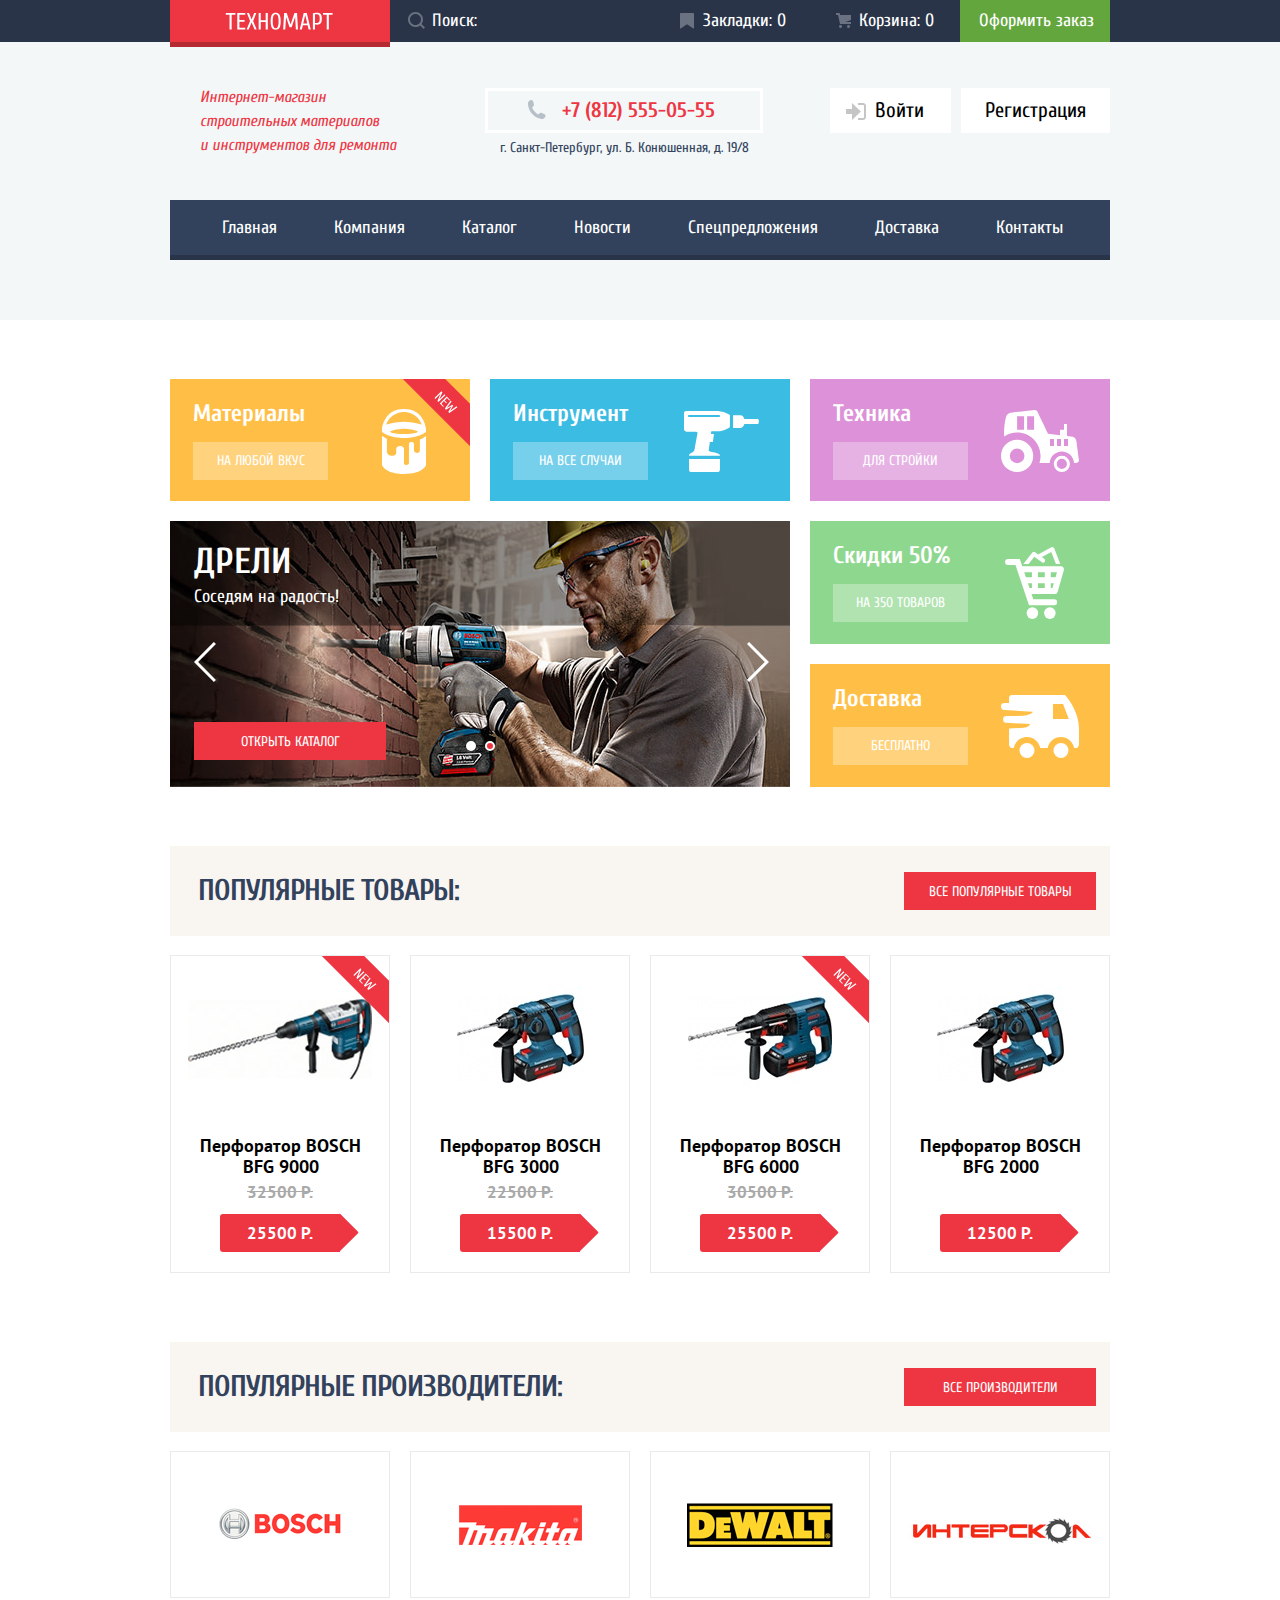
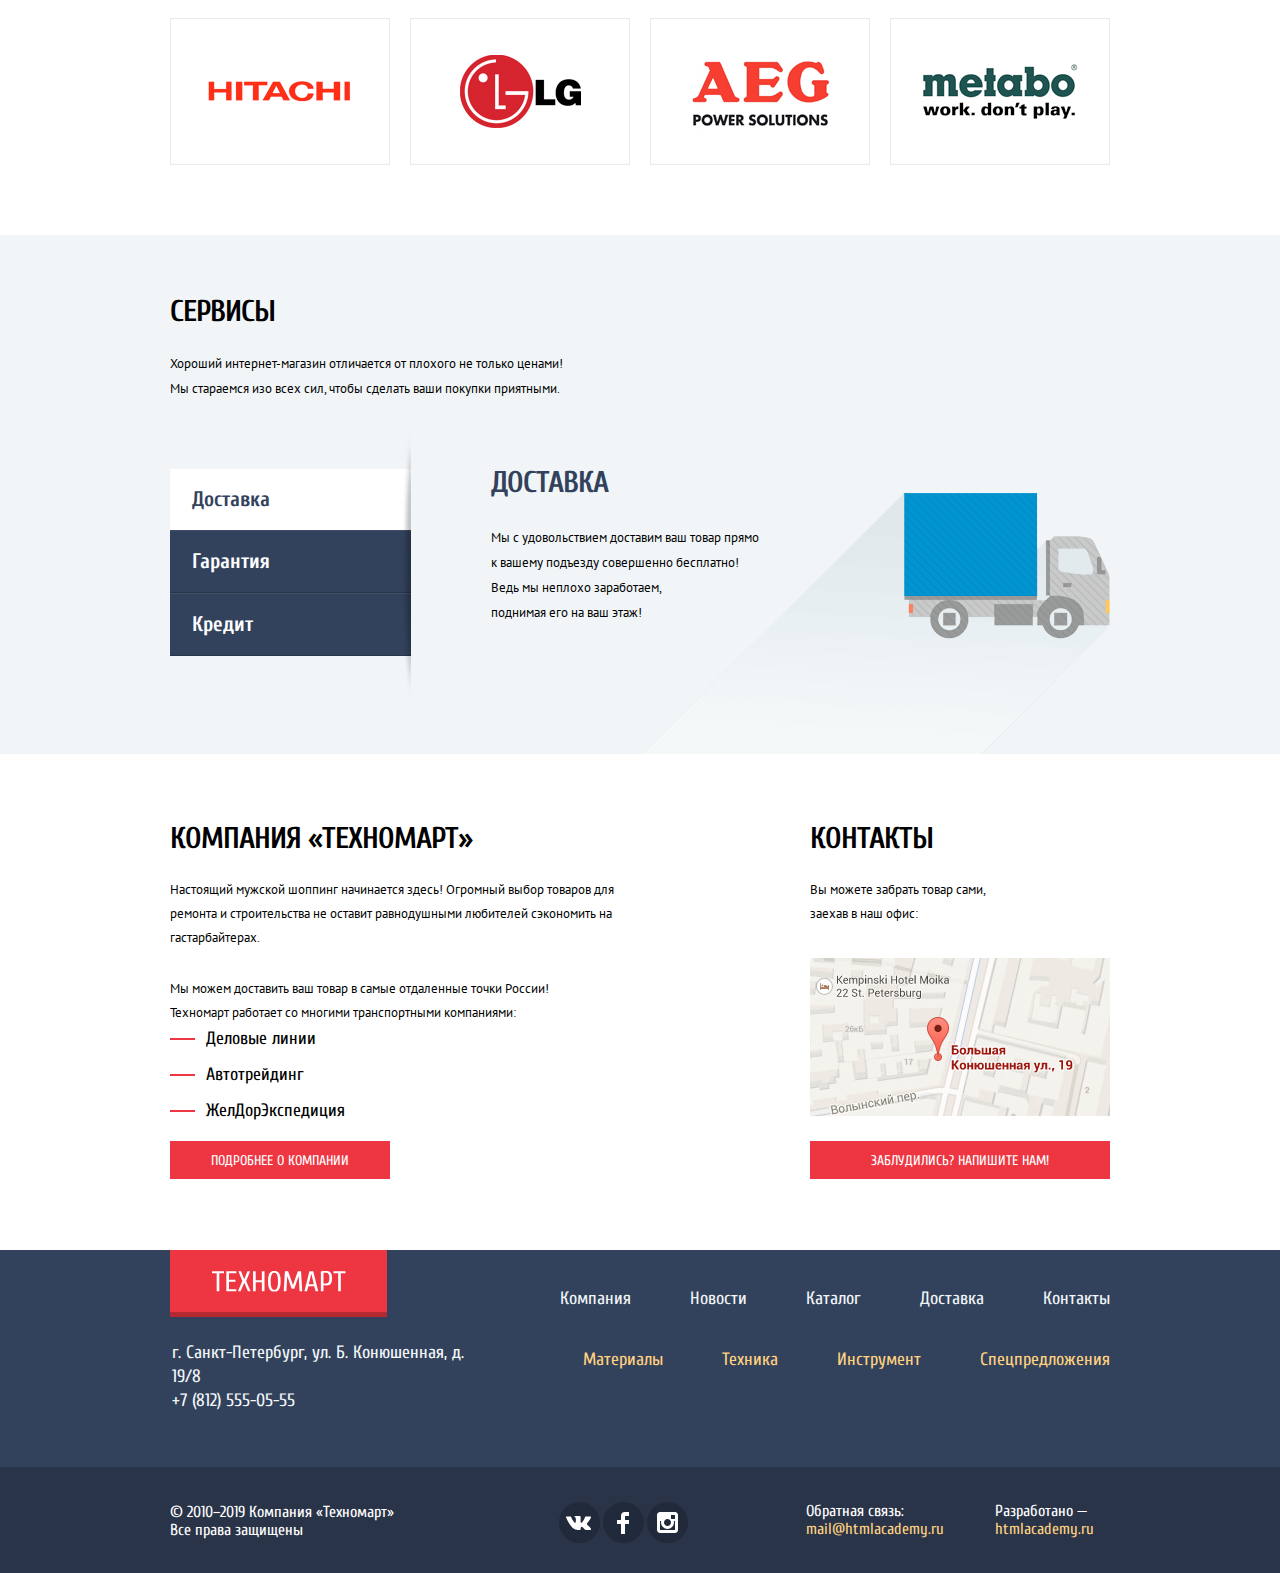
<file: index.html>
<!DOCTYPE html>
<html class="page" lang="ru">

<head>
  <meta charset="utf-8">
  <meta name="viewport" content="width=device-width, initial-scale=1">
  <title>Интернет-магазин Техномарт</title>
  <meta name="description" content="Интернет-магазин строительных материалов и инструментов для ремонта">
  <meta name="keywords" content="инструменты для ремонта, перфораторы, строительные материалы">
  <link href="img/icon-mark.svg" type="image/png" rel="shortcut icon">
  <link
    href="https://fonts.googleapis.com/css2?family=Cuprum:ital,wght@0,400;0,700;1,400;1,700&family=PT+Sans:wght@400;700&display=swap"
    rel="stylesheet">
  <link href="css/normalize.min.css" rel="stylesheet">
  <link href="css/style.min.css" rel="stylesheet">
</head>

<body class="page-body">

  <header class="main-header">

    <div class="header-top">
      <div class="container">

        <div class="header-navigation">
          <a class="main-header-logo">
            <img src="img/logo.svg" alt="Логотип Техномарт" width="108" height="17">
          </a>
          <form class="form-search" action="https://echo.htmlacademy.ru" method="get">
            <label class="visually-hidden" for="search-form">Форма поиска</label>
            <input id="search-form" type="search" name="search" placeholder="Поиск:">
          </form>

          <div class="header-link">
            <div class="header-bookmark">
              <a href="#">Закладки: 0</a>
            </div>
            <div class="header-cart">
              <a href="#">Корзина: 0</a>
            </div>
            <div class="header-order">
              <a href="#">Оформить заказ</a>
            </div>
          </div>
        </div>

      </div>
    </div>

    <div class="container">
      <div class="header-section">
        <p>
          Интернет-магазин
          строительных материалов<br>
          и инструментов для ремонта
        </p>
        <div class="header-contact">
          <a href="tel:+78125550555">+7 (812) 555-05-55</a>
          <address>г. Санкт-Петербург, ул. Б. Конюшенная, д. 19/8</address>
        </div>
        <div class="user-navigation">
          <div class="user-login">
            <a class="user-login-link" href="#">Войти</a>
            <a class="user-login-register" href="#">Регистрация</a>
          </div>
        </div>
      </div>

      <nav>
        <ul class="site-navigation">
          <li><a>Главная</a></li>
          <li><a href="#">Компания</a></li>
          <li><a href="catalog.html">Каталог</a></li>
          <li><a href="#">Новости</a></li>
          <li><a href="#">Спецпредложения</a></li>
          <li><a href="#">Доставка</a></li>
          <li><a href="#">Контакты</a></li>
        </ul>
      </nav>
    </div>
  </header>

  <main>
    <h1 class="visually-hidden">Интернет-магазин инструментов для ремонта, строительных материалов и техники для стройки
    </h1>

    <section class="promo container">

      <ul class="promo-list">
        <li class="promo-item materials label">
          <h2>Материалы</h2>
          <a href="#">на любой вкус</a>
        </li>
        <li class="promo-item tool">
          <h2>Инструмент</h2>
          <a href="#">на все случаи</a>
        </li>
        <li class="promo-item technic">
          <h2>Техника</h2>
          <a href="#">для стройки</a>
        </li>
        <li class="promo-item discounts">
          <h2>Скидки 50%</h2>
          <a href="#">На 350 ТОВАРОВ</a>
        </li>
        <li class="promo-item delivery">
          <h2>Доставка</h2>
          <a href="#">Бесплатно</a>
        </li>

        <li class="slider">
          <div class="slider-controls">
            <button class="button-left" type="button"><span class="visually-hidden">Влево</span></button>
            <button class="button-right" type="button"><span class="visually-hidden">Вправо</span></button>
          </div>

          <div class="slider-controls-radio">
            <button type="button"><span class="visually-hidden">Первый слайд</span></button>
            <button class="active" type="button"><span class="visually-hidden">Второй слайд</span></button>
          </div>

          <ul class="slider-list">
            <li class="slider-item first">
              <div class="slider-text">
                <h3>Перфораторы</h3>
                <p>Настоящие мужские игрушки</p>
              </div>
              <a class="button slider-button" href="catalog.html">Открыть каталог</a>
            </li>
            <li class="slider-item two slide-current">
              <div class="slider-text">
                <h3>Дрели</h3>
                <p>Соседям на радость!</p>
              </div>
              <a class="button slider-button" href="catalog.html">Открыть каталог</a>
            </li>
          </ul>

        </li>
      </ul>
    </section>

    <section class="popular-product container">
      <div class="popular-wrapper">
        <h2 class="popular-title">Популярные товары:</h2>
        <a class="button popular-button" href="#">Все популярные товары</a>
      </div>

      <ul class="product-list">
        <li class="product-item label">
          <div class="product-img">
            <img src="img/bosch-9000.jpg" alt="Бирюзовый перфоратор с длинным сверлом" width="184" height="164">
          </div>
          <h3 class="product-title">
            <a href="#">Перфоратор BOSCH BFG 9000</a>
          </h3>
          <div class="price">
            <del class="price-old"><span class="visually-hidden">Старая цена</span>32500 Р.</del>
            <p class="price-new"><span class="visually-hidden">Новая цена</span>25500 Р.</p>
          </div>
          <div class="button-item">
            <a class="button-buy" href="#">Купить</a>
            <button class="button-bookmark" type="button">В закладки</button>
          </div>
        </li>

        <li class="product-item">
          <div class="product-img">
            <img src="img/bosch-3000.jpg" alt="Бирюзовый перфоратор с тонким коротким сверлом" width="127" height="112">
          </div>
          <h3 class="product-title">
            <a href="#">Перфоратор BOSCH BFG 3000</a>
          </h3>
          <div class="price">
            <del class="price-old"><span class="visually-hidden">Старая цена</span>22500 Р.</del>
            <p class="price-new"><span class="visually-hidden">Новая цена</span>15500 Р.</p>
          </div>
          <div class="button-item">
            <a class="button-buy" href="#">Купить</a>
            <button class="button-bookmark" type="button">В закладки</button>
          </div>
        </li>
        <li class="product-item label">
          <div class="product-img">
            <img src="img/bosch-6000.jpg" alt="Бирюзовый перфоратор со сверлом средней длины" width="144" height="128">
          </div>
          <h3 class="product-title">
            <a href="#">Перфоратор BOSCH BFG 6000</a>
          </h3>
          <div class="price">
            <del class="price-old"><span class="visually-hidden">Старая цена</span>30500 Р.</del>
            <p class="price-new"><span class="visually-hidden">Новая цена</span>25500 Р.</p>
          </div>
          <div class="button-item">
            <a class="button-buy" href="#">Купить</a>
            <button class="button-bookmark" type="button">В закладки</button>
          </div>
        </li>
        <li class="product-item">
          <div class="product-img">
            <img src="img/bosch-2000.jpg" alt="Бирюзовый перфоратор с тонким коротким сверлом и красной кнопкой"
              width="127" height="112">
          </div>
          <h3 class="product-title">
            <a href="#">Перфоратор BOSCH BFG 2000</a>
          </h3>
          <div class="price">
            <p class="price-new">12500 Р.</p>
          </div>
          <div class="button-item">
            <a class="button-buy" href="#">Купить</a>
            <button class="button-bookmark" type="button">В закладки</button>
          </div>
        </li>
      </ul>
    </section>

    <section class="popular-brand container">
      <div class="popular-wrapper">
        <h2 class="popular-title">Популярные производители:</h2>
        <a class="button popular-button" href="#">Все производители</a>
      </div>

      <ul class="popular-brand-list">
        <li class="popular-brand-item">
          <a href="#">
            <img src="img/bosch-logo.png " alt="Логотип компании BOSCH" width="126" height="37">
          </a>
        </li>
        <li class="popular-brand-item">
          <a href="#">
            <img src="img/makita-logo.png" alt="Логотип компании Makita" width="123" height="40">
          </a>
        </li>
        <li class="popular-brand-item">
          <a href="#">
            <img src="img/dewalt-logo.png" alt="Логотип компании DeWALT" width="146" height="44">
          </a>
        </li>
        <li class="popular-brand-item">
          <a href="#">
            <img src="img/interskol-logo.png" alt="Логотип компании Interskol" width="200" height="88">
          </a>
        </li>
        <li class="popular-brand-item">
          <a href="#">
            <img src="img/hitachi-logo.png" alt="Логотип компании Hitachi" width="169" height="31">
          </a>
        </li>
        <li class="popular-brand-item">
          <a href="#">
            <img src="img/lg-logo.png" alt="Логотип компании LG" width="121" height="73">
          </a>
        </li>
        <li class="popular-brand-item">
          <a href="#">
            <img src="img/aeg-logo.png" alt="Логотип компании AEG" width="151" height="96">
          </a>
        </li>
        <li class="popular-brand-item">
          <a href="#">
            <img src="img/metabo-logo.png" alt="Логотип компании Metabo" width="204" height="69">
          </a>
        </li>
      </ul>
    </section>

    <section class="services">
      <div class="container">

        <h2 class="title">Сервисы</h2>
        <p>
          Хороший интернет-магазин отличается от плохого не только ценами!
        </p>
        <p>
          Мы стараемся изо всех сил, чтобы сделать ваши покупки приятными.
        </p>

        <div class="services-slider">
          <ul class="services-controls">
            <li><a data-target="services-delivery" href="#services-delivery">Доставка</a></li>
            <li><a data-target="services-guarantee" href="#services-guarantee">Гарантия</a></li>
            <li><a data-target="services-credit" href="#services-credit">Кредит</a></li>
          </ul>

          <ul class="services-list">
            <li class="services-item services-delivery active">
              <h2 class="services-title">Доставка</h2>
              <p>
                Мы с удовольствием доставим ваш товар прямо<br>
                к вашему подъезду совершенно бесплатно!<br>
                Ведь мы неплохо заработаем,<br>
                поднимая его на ваш этаж!
              </p>
            </li>
            <li class="services-item services-guarantee">
              <h2 class="services-title">Гарантия</h2>
              <p>
                Если купленный у нас товар поломается или заискрит,<br>
                а также в случае пожара, спровоцированного его возгоранием,
                вы всегда можете быть уверены в нашей гарантии.
                Мы обменяем сгоревший товар на новый.<br>
                Дом уж восстановите как-нибудь сами.
              </p>
            </li>
            <li class="services-item services-credit">
              <h2 class="services-title">Кредит</h2>
              <p>
                Залезть в долговую яму стало проще!<br>
                Кредитные консультанты придут вам на помощь.
              </p>
              <a class="button" href="#">Отправить заявку</a>
            </li>
          </ul>
        </div>
      </div>
    </section>

    <div class="section-wrapper container">
      <section class="about-company">
        <h2 class="title">Компания «Техномарт»</h2>
        <p>
          Настоящий мужской шоппинг начинается здесь! Огромный выбор товаров для
          ремонта и строительства не оставит равнодушными любителей сэкономить на
          гастарбайтерах.
        </p>
        <p>
          Мы можем доставить ваш товар в самые отдаленные точки России!<br>
          Техномарт работает со многими транспортными компаниями:
        </p>
        <ul class="about-company-list">
          <li>Деловые линии</li>
          <li>Автотрейдинг</li>
          <li>ЖелДорЭкспедиция</li>
        </ul>
        <a class="button about-company-button" href="#">Подробнее о компании</a>
      </section>

      <section class="contacts">
        <h2 class="title">Контакты</h2>
        <p>
          Вы можете забрать товар сами,
          заехав в наш офис:
        </p>
        <figure>
          <a class="contacts-link" href="https://goo.gl/maps/dYkaBfPXt5b1hmVF8">
            <img src="img/map.jpg" alt="Карта офиса по адресу ул. Большая Конюшенная, 19" width="300" height="158">
          </a>
        </figure>
        <a class="button contacts-button" href="#">Заблудились? Напишите нам!</a>
      </section>
    </div>

  </main>

  <footer class="main-footer">
    <div class="container">

      <div class="main-footer-wrapper">
        <div class="footer-contacts">
          <a>
            <img class="footer-logo" src="img/logo.svg" alt="Логотип Техномарт" width="137" height="22">
          </a>
          <p>
            г. Санкт-Петербург, ул. Б. Конюшенная, д. 19/8
            <a class="footer-phone" href="tel:+78125550555">+7 (812) 555-05-55</a>
          </p>
        </div>

        <div class="footer-navigation">
          <ul class="footer-navigation-link">
            <li><a href="#">Компания</a></li>
            <li><a href="#">Новости</a></li>
            <li><a href="catalog.html">Каталог</a></li>
            <li><a href="#">Доставка</a></li>
            <li><a href="#">Контакты</a></li>
          </ul>

          <ul class="footer-navigation-link">
            <li><a class="categories" href="#">Материалы</a></li>
            <li><a class="categories" href="#">Техника</a></li>
            <li><a class="categories" href="#">Инструмент</a></li>
            <li><a class="categories" href="#">Спецпредложения</a></li>
          </ul>
        </div>
      </div>
    </div>

    <div class="footer-wrapper">
      <div class="container">

        <div class="footer-column">
          <div class="footer-copyright">
            <p>
              © 2010–2019 Компания «Техномарт»
              Все права защищены
            </p>
          </div>

          <ul class="social-list">
            <li class="social-item">
              <a class="social-vk" href="#">
                <span class="visually-hidden">Вконтакте</span></a>
            </li>
            <li class="social-item">
              <a class="social-fb" href="#">
                <span class="visually-hidden">Фейсбук</span>
              </a>
            </li>
            <li class="social-item">
              <a class="social-insta" href="#">
                <span class="visually-hidden">Инстаграмм</span>
              </a>
            </li>
          </ul>

          <div class="communication">
            <p>Обратная связь:
              <a href="mailto:mail@htmlacademy.ru">mail@htmlacademy.ru</a>
            </p>
            <p>Разработано —
              <a href="https://htmlacademy.ru/intensive/htmlcss">htmlacademy.ru</a>
            </p>
          </div>
        </div>
      </div>

    </div>
  </footer>

  <div class="modal modal-map">
    <h2 class="visually-hidden">Как до нас добраться</h2>
    <iframe
      src="https://www.google.com/maps/embed?pb=!1m18!1m12!1m3!1d1998.6037999040354!2d30.322010416394033!3d59.938716271971415!2m3!1f0!2f0!3f0!3m2!1i1024!2i768!4f13.1!3m3!1m2!1s0x4696310fca5ba729%3A0xea9c53d4493c879f!2sBolshaya+Konyushennaya+ul.%2C+19%2C+Sankt-Peterburg%2C+Russia%2C+191186!5e0!3m2!1sen!2s!4v1441888483426"
      width="943" height="442" allowfullscreen></iframe>
    <p>
      <img src="img/modal-map.jpg" width="943" height="442"
        alt="Офис компании по адресу ул. Большая Конюшенная 19/8, Санкт-Петербург">
    </p>
    <button class="modal-close" type="button">
      <span class="visually-hidden">Закрыть карту</span>
    </button>
  </div>

  <div class="modal modal-feedback">
    <form class="modal-feedback-form" action="https://echo.htmlacademy.ru" method="post">
      <div class="form-feedback">
        <p class="item-feedback">
          <label for="name-feedback">Ваше имя:</label>
          <input class="name-feedback" id="name-feedback" type="text" name="name" placeholder="Имя Фамилия" required>
        </p>
        <p class="item-feedback">
          <label for="email-feedback">Ваш e-mail:</label>
          <input class="email-feedback" id="email-feedback" type="email" name="email" placeholder="email@example.com"
            required>
        </p>
        <p class="item-feedback">
          <label for="message-feedback">Текст письма:</label>
          <textarea class="message-feedback" id="message-feedback" name="message" placeholder="В свободной форме"
            required></textarea>
        </p>
      </div>
      <div class="modal-feedback-button">
        <button class="button button-send" type="submit">Отправить</button>
      </div>
    </form>
    <button class="modal-close" type="button">
      <span class="visually-hidden">Закрыть форму обратной связи</span>
    </button>
  </div>

  <div class="modal modal-notify">
    <p>Товар добавлен в корзину!</p>
    <div class="modal-notify-link">
      <a class="button button-buy-popup" href="#">Оформить заказ</a>
      <a class="button button-continue-popup" href="#">Продолжить покупки</a>
    </div>
    <button class="modal-close" type="button"><span class="visually-hidden">Закрыть уведомление</span></button>
  </div>

  <script src="js/script.min.js"></script>

</body>

</html>
</file>
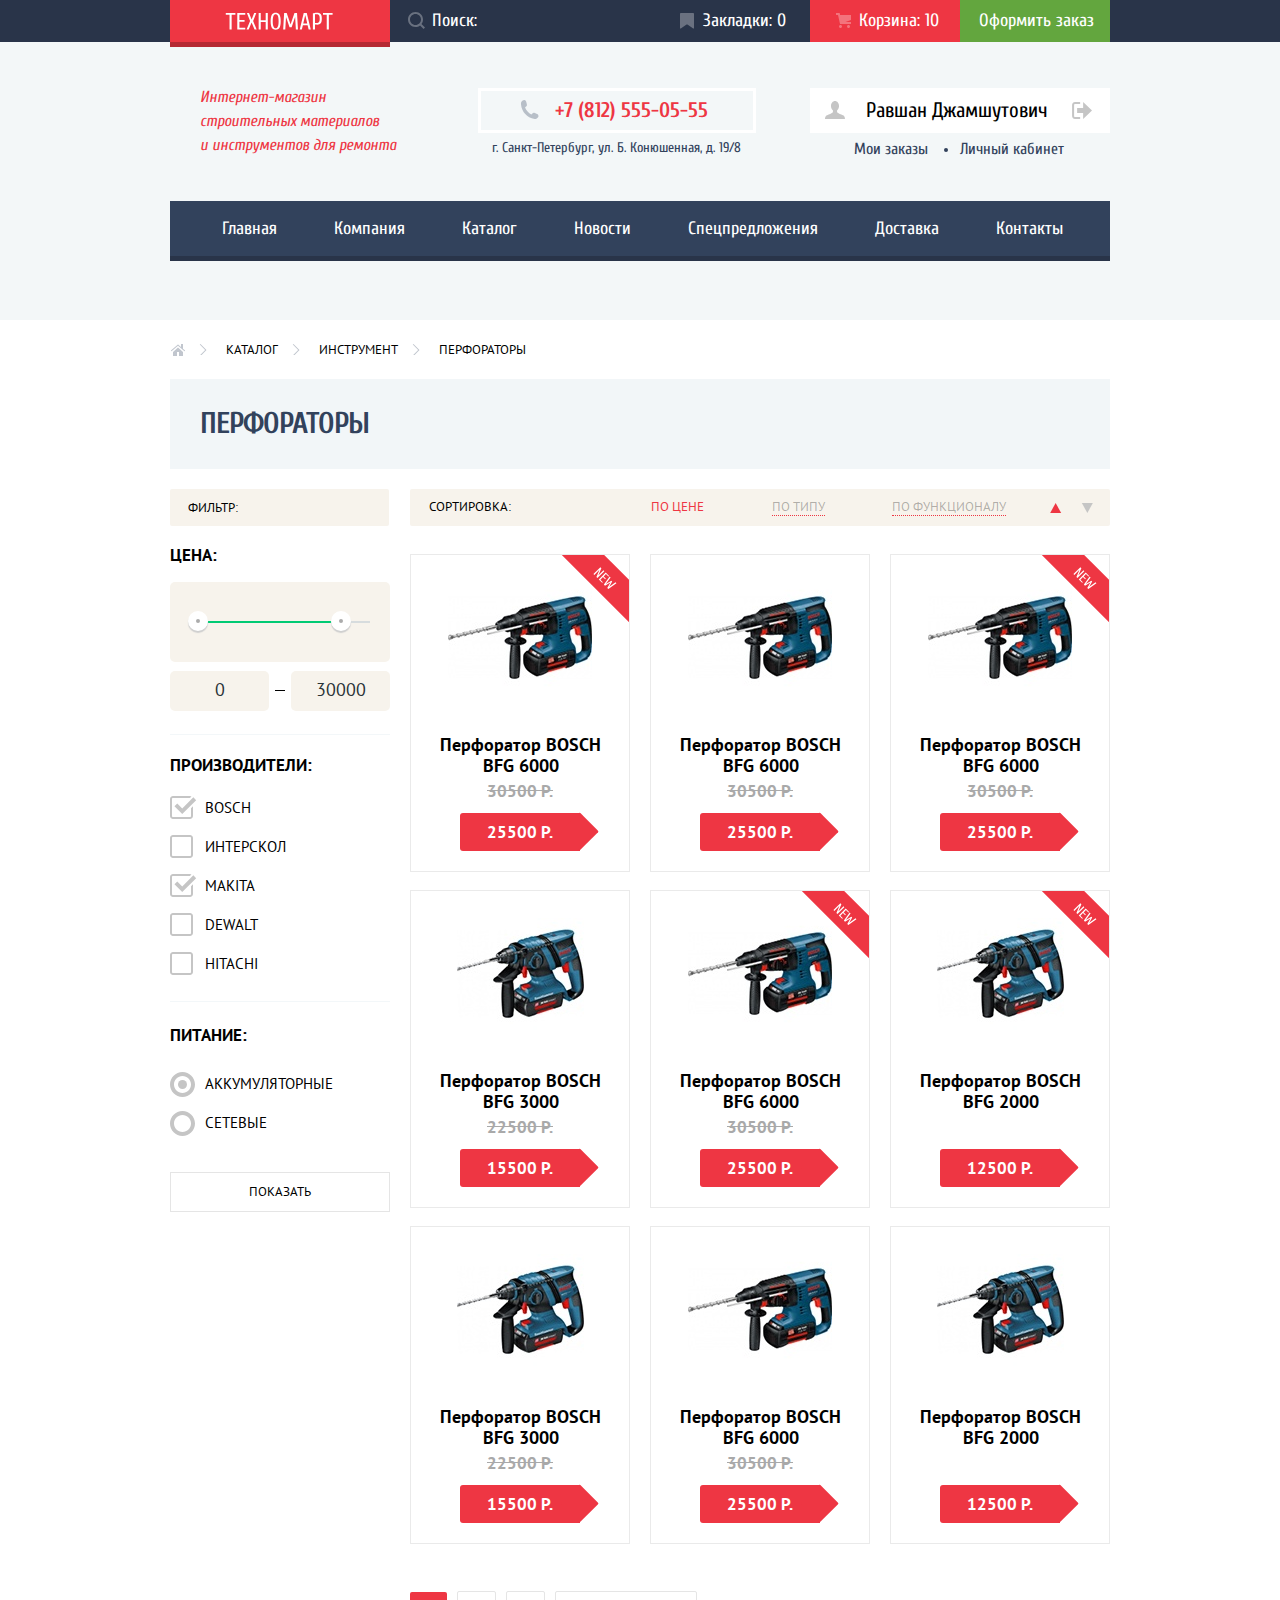
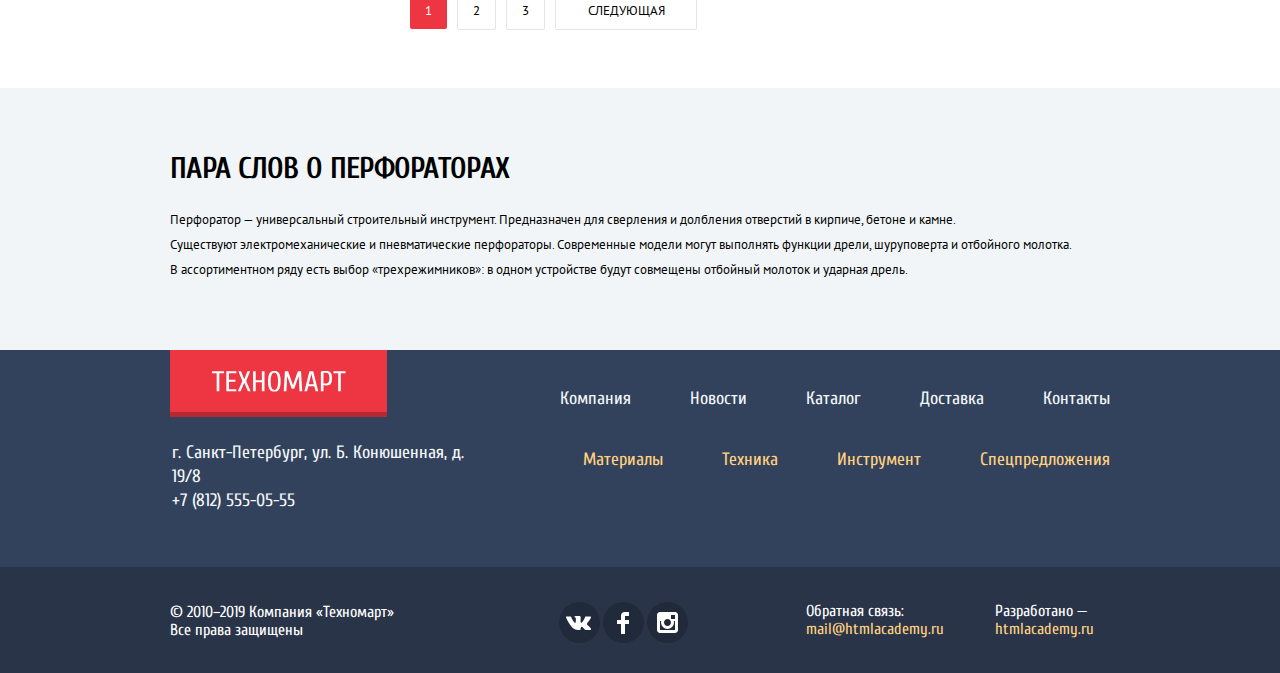
<file: catalog.html>
<!DOCTYPE html>
<html class="page" lang="ru">

<head>
  <meta charset="utf-8">
  <title>Перфораторы в интернет-магазине Техномарт</title>
  <meta name="description" content="Перфораторы в интернет-магазине строительных материалов и инструментов для ремонта">
  <meta name="keywords" content="инструменты для ремонта, перфораторы, строительные материалы">
  <link href="img/icon-mark.svg" type="image/png" rel="shortcut icon">
  <link
    href="https://fonts.googleapis.com/css2?family=Cuprum:ital,wght@0,400;0,700;1,400;1,700&family=PT+Sans:wght@400;700&display=swap"
    rel="stylesheet">
  <link href="css/normalize.min.css" rel="stylesheet">
  <link href="css/style.min.css" rel="stylesheet">
</head>

<body class="page-body">

  <header class="main-header">

    <div class="header-top">
      <div class="container">

        <div class="header-navigation">
          <a class="main-header-logo" href="index.html">
            <img src="img/logo.svg" alt="Логотип Техномарт" width="108" height="17">
          </a>
          <form class="form-search" action="https://echo.htmlacademy.ru" method="get">
            <label class="visually-hidden" for="search-form">Форма поиска</label>
            <input id="search-form" type="search" name="search" placeholder="Поиск:">
          </form>

          <div class="header-link">
            <div class="header-bookmark">
              <a href="#">Закладки: 0</a>
            </div>
            <div class="header-cart active-cart">
              <a href="#">Корзина: 10</a>
            </div>
            <div class="header-order">
              <a href="#">Оформить заказ</a>
            </div>
          </div>
        </div>

      </div>
    </div>

    <div class="container">
      <div class="header-section">
        <p>
          Интернет-магазин
          строительных материалов<br>
          и инструментов для ремонта
        </p>
        <div class="header-contact">
          <a href="tel:+78125550555">+7 (812) 555-05-55</a>
          <address>г. Санкт-Петербург, ул. Б. Конюшенная, д. 19/8</address>
        </div>

        <div class="user-navigation">
          <div class="user-navigation-link">
            <a class="user-name" href="#">Равшан Джамшутович</a>
            <a class="user-navigation-logout" href="#"><span class="visually-hidden">Выход</span></a>
          </div>
          <ul class="user-navigation-list">
            <li><a href="#">Мои заказы</a></li>
            <li><a href="#">Личный кабинет</a></li>
          </ul>
        </div>
      </div>

      <nav>
        <ul class="site-navigation">
          <li><a href="index.html">Главная</a></li>
          <li><a href="#">Компания</a></li>
          <li><a>Каталог</a></li>
          <li><a href="#">Новости</a></li>
          <li><a href="#">Спецпредложения</a></li>
          <li><a href="#">Доставка</a></li>
          <li><a href="#">Контакты</a></li>
        </ul>
      </nav>
    </div>
  </header>

  <main>
    <div class="catalog-page container">

      <ul class="breadcrumbs-list">
        <li>
          <a class="breadcrumbs-link" href="index.html"><span class="visually-hidden">Главная</span></a>
        </li>
        <li>
          <a href="catalog.html">Каталог</a>
        </li>
        <li>
          <a href="#">Инструмент</a>
        </li>
        <li class="breadcrumbs-active">
          Перфораторы
        </li>
      </ul>

      <h1 class="catalog-title">Перфораторы</h1>

      <div class="filters">
        <span>Фильтр:</span>

        <form class="filter" action="https://echo.htmlacademy.ru/" method="get">

          <fieldset class="range">
            <legend>Цена:</legend>

            <div class="range-filter">
              <div class="range-controls">
                <div class="scale">
                  <div class="bar" style="width: 82%;"></div>
                </div>
                <div class="toggle toggle-min" tabindex="0" style="left: 8%"></div>
                <div class="toggle toggle-max" tabindex="0" style="left: 73%"></div>
              </div>
              <div class="price-controls">
                <label class="min-price">
                  <input type="number" name="min-price" value="0">
                </label>
                <label class="max-price">
                  <input type="number" name="max-price" value="30000">
                </label>
              </div>
            </div>
          </fieldset>

          <fieldset>
            <legend>Производители:</legend>
            <ul>
              <li class="filter-option">
                <input class="visually-hidden filter-input-checkbox" id="filter-bosch" type="checkbox" name="Bosch"
                  checked>
                <label for="filter-bosch">BOSCH</label>
              </li>
              <li class="filter-option">
                <input class="visually-hidden filter-input-checkbox" id="filter-interskol" type="checkbox"
                  name="Interskol">
                <label for="filter-interskol">ИНТЕРСКОЛ</label>
              </li>
              <li class="filter-option">
                <input class="visually-hidden filter-input-checkbox" id="filter-makita" type="checkbox" name="Makita"
                  checked>
                <label for="filter-makita">MAKIta</label>
              </li>
              <li class="filter-option">
                <input class="visually-hidden filter-input-checkbox" id="filter-dewalt" type="checkbox" name="Dewalt">
                <label for="filter-dewalt">Dewalt</label>
              </li>
              <li class="filter-option">
                <input class="visually-hidden filter-input-checkbox" id="filter-hitachi" type="checkbox" name="Hitachi">
                <label for="filter-hitachi">Hitachi</label>
              </li>
            </ul>
          </fieldset>

          <fieldset>
            <legend>Питание:</legend>
            <ul class="filter-list">
              <li class="filter-option">
                <input class="visually-hidden filter-input-radio" id="filter-battery" type="radio" name="charge"
                  value="battery" checked>
                <label for="filter-battery">Аккумуляторные</label>
              </li>
              <li class="filter-option">
                <input class="visually-hidden filter-input-radio" id="filter-network" type="radio" name="charge"
                  value="network">
                <label for="filter-network">Сетевые</label>
              </li>
            </ul>
          </fieldset>

          <button class="filters filter-button" type="submit">Показать</button>
        </form>
      </div>

      <section class="catalog">

        <div class="sorting">
          <span>Сортировка:</span>
          <ul class="sorting-list">
            <li>
              <a class="active">По цене</a>
            </li>
            <li>
              <a href="#">По типу</a>
            </li>
            <li>
              <a href="#">По функционалу</a>
            </li>
          </ul>
          <div class="sorting-button">
            <button class="button-active" type="button">
              <span class="visually-hidden">От меньшего к большему</span>
            </button>
            <button class="button-down" type="button">
              <span class="visually-hidden">От большего к меньшему</span>
            </button>
          </div>
        </div>

        <h2 class="visually-hidden">Список товаров для ремонта</h2>

        <ul class="product-list">
          <li class="product-item label">
            <div class="product-img">
              <img src="img/bosch-6000.jpg" alt="Бирюзовый перфоратор со сверлом средней длины" width="144"
                height="128">
            </div>
            <h3 class="product-title">
              <a href="#">Перфоратор BOSCH BFG 6000</a>
            </h3>
            <div class="price">
              <del class="price-old"><span class="visually-hidden">Старая цена</span>30500 Р.</del>
              <p class="price-new"><span class="visually-hidden">Новая цена</span>25500 Р.</p>
            </div>
            <div class="button-item">
              <a class="button-buy" href="#">Купить</a>
              <button class="button-bookmark" type="button">В закладки</button>
            </div>
            <!--  <span class="label product-label"></span> -->
          </li>

          <li class="product-item">
            <div class="product-img">
              <img src="img/bosch-6000.jpg" alt="Бирюзовый перфоратор со сверлом средней длины" width="144"
                height="128">
            </div>
            <h3 class="product-title">
              <a href="#">Перфоратор BOSCH BFG 6000</a>
            </h3>
            <div class="price">
              <del class="price-old"><span class="visually-hidden">Старая цена</span>30500 Р.</del>
              <p class="price-new"><span class="visually-hidden">Новая цена</span>25500 Р.</p>
            </div>
            <div class="button-item">
              <a class="button-buy" href="#">Купить</a>
              <button class="button-bookmark" type="button">В закладки</button>
            </div>
          </li>

          <li class="product-item label">
            <div class="product-img">
              <img src="img/bosch-6000.jpg" alt="Бирюзовый перфоратор со сверлом средней длины" width="144"
                height="128">
            </div>
            <h3 class="product-title">
              <a href="#">Перфоратор BOSCH BFG 6000</a>
            </h3>
            <div class="price">
              <del class="price-old"><span class="visually-hidden">Старая цена</span>30500 Р.</del>
              <p class="price-new"><span class="visually-hidden">Новая цена</span>25500 Р.</p>
            </div>
            <div class="button-item">
              <a class="button-buy" href="#">Купить</a>
              <button class="button-bookmark" type="button">В закладки</button>
            </div>
          </li>

          <li class="product-item">
            <div class="product-img">
              <img src="img/bosch-3000.jpg" alt="Бирюзовый перфоратор с тонким коротким сверлом" width="127"
                height="112">
            </div>
            <h3 class="product-title">
              <a href="#">Перфоратор BOSCH BFG 3000</a>
            </h3>
            <div class="price">
              <del class="price-old"><span class="visually-hidden">Старая цена</span>22500 Р.</del>
              <p class="price-new"><span class="visually-hidden">Новая цена</span>15500 Р.</p>
            </div>
            <div class="button-item">
              <a class="button-buy" href="#">Купить</a>
              <button class="button-bookmark" type="button">В закладки</button>
            </div>
          </li>

          <li class="product-item label">
            <div class="product-img">
              <img src="img/bosch-6000.jpg" alt="Бирюзовый перфоратор со сверлом средней длины" width="144"
                height="128">
            </div>
            <h3 class="product-title">
              <a href="#">Перфоратор BOSCH BFG 6000</a>
            </h3>
            <div class="price">
              <del class="price-old"><span class="visually-hidden">Старая цена</span>30500 Р.</del>
              <p class="price-new"><span class="visually-hidden">Новая цена</span>25500 Р.</p>
            </div>
            <div class="button-item">
              <a class="button-buy" href="#">Купить</a>
              <button class="button-bookmark" type="button">В закладки</button>
            </div>
          </li>

          <li class="product-item label">
            <div class="product-img">
              <img src="img/bosch-2000.jpg" alt="Бирюзовый перфоратор с тонким коротким сверлом и красной кнопкой"
                width="127" height="112">
            </div>
            <h3 class="product-title">
              <a href="#">Перфоратор BOSCH BFG 2000</a>
            </h3>
            <div class="price">
              <p class="price-new">12500 Р.</p>
            </div>
            <div class="button-item">
              <a class="button-buy" href="#">Купить</a>
              <button class="button-bookmark" type="button">В закладки</button>
            </div>
          </li>

          <li class="product-item">
            <div class="product-img">
              <img src="img/bosch-3000.jpg" alt="Бирюзовый перфоратор с тонким коротким сверлом" width="127"
                height="112">
            </div>
            <h3 class="product-title">
              <a href="#">Перфоратор BOSCH BFG 3000</a>
            </h3>
            <div class="price">
              <del class="price-old"><span class="visually-hidden">Старая цена</span>22500 Р.</del>
              <p class="price-new"><span class="visually-hidden">Новая цена</span>15500 Р.</p>
            </div>
            <div class="button-item">
              <a class="button-buy" href="#">Купить</a>
              <button class="button-bookmark" type="button">В закладки</button>
            </div>
          </li>

          <li class="product-item">
            <div class="product-img">
              <img src="img/bosch-6000.jpg" alt="Бирюзовый перфоратор со сверлом средней длины" width="144"
                height="128">
            </div>
            <h3 class="product-title">
              <a href="#">Перфоратор BOSCH BFG 6000</a>
            </h3>
            <div class="price">
              <del class="price-old"><span class="visually-hidden">Старая цена</span>30500 Р.</del>
              <p class="price-new"><span class="visually-hidden">Новая цена</span>25500 Р.</p>
            </div>
            <div class="button-item">
              <a class="button-buy" href="#">Купить</a>
              <button class="button-bookmark" type="button">В закладки</button>
            </div>
          </li>

          <li class="product-item">
            <div class="product-img">
              <img src="img/bosch-2000.jpg" alt="Бирюзовый перфоратор с тонким коротким сверлом и красной кнопкой"
                width="127" height="112">
            </div>
            <h3 class="product-title">
              <a href="#">Перфоратор BOSCH BFG 2000</a>
            </h3>
            <div class="price">
              <p class="price-new">12500 Р.</p>
            </div>
            <div class="button-item">
              <a class="button-buy" href="#">Купить</a>
              <button class="button-bookmark" type="button">В закладки</button>
            </div>
          </li>
        </ul>

      </section>

      <ul class="pagination-list">
        <li><a class="active">1</a></li>
        <li><a href="#">2</a></li>
        <li><a href="#">3</a></li>
        <li><a class="pagination-button" href="#">СЛЕДУЮЩАЯ</a></li>
      </ul>
    </div>

    <section class="category-description">
      <div class="container">
        <h2 class="title">Пара слов о перфораторах</h2>
        <p>Перфоратор — универсальный строительный инструмент. Предназначен для сверления и долбления отверстий в
          кирпиче, бетоне и камне.</p>
        <p>Существуют электромеханические и пневматические перфораторы. Современные модели могут выполнять функции
          дрели, шуруповерта и отбойного молотка.</p>
        <p>В ассортиментном ряду есть выбор «трехрежимников»: в одном устройстве будут совмещены отбойный молоток и
          ударная дрель.</p>
      </div>
    </section>

  </main>

  <footer class="main-footer">
    <div class="container">

      <div class="main-footer-wrapper">
        <div class="footer-contacts">
          <a href="index.html">
            <img class="footer-logo" src="img/logo.svg" alt="Логотип Техномарт" width="137" height="22">
          </a>
          <p>
            г. Санкт-Петербург, ул. Б. Конюшенная, д. 19/8
            <a class="footer-phone" href="tel:+78125550555">+7 (812) 555-05-55</a>
          </p>
        </div>

        <div class="footer-navigation">
          <ul class="footer-navigation-link">
            <li><a href="#">Компания</a></li>
            <li><a href="#">Новости</a></li>
            <li><a href="catalog.html">Каталог</a></li>
            <li><a href="#">Доставка</a></li>
            <li><a href="#">Контакты</a></li>
          </ul>

          <ul class="footer-navigation-link">
            <li><a class="categories" href="#">Материалы</a></li>
            <li><a class="categories" href="#">Техника</a></li>
            <li><a class="categories" href="#">Инструмент</a></li>
            <li><a class="categories" href="#">Спецпредложения</a></li>
          </ul>
        </div>
      </div>
    </div>

    <div class="footer-wrapper">
      <div class="container">


        <div class="footer-column">
          <div class="footer-copyright">
            <p>
              © 2010–2019 Компания «Техномарт»
              Все права защищены
            </p>
          </div>

          <ul class="social-list">
            <li class="social-item">
              <a class="social-vk" href="#">
                <span class="visually-hidden">Вконтакте</span></a>
            </li>
            <li class="social-item">
              <a class="social-fb" href="#">
                <span class="visually-hidden">Фейсбук</span>
              </a>
            </li>
            <li class="social-item">
              <a class="social-insta" href="#">
                <span class="visually-hidden">Инстаграмм</span>
              </a>
            </li>
          </ul>

          <div class="communication">
            <p>Обратная связь:<br>
              <a href="mailto:mail@htmlacademy.ru">mail@htmlacademy.ru</a>
            </p>
            <p>Разработано —<br>
              <a href="https://htmlacademy.ru/intensive/htmlcss">htmlacademy.ru</a>
            </p>
          </div>
        </div>

      </div>
    </div>

  </footer>

  <div class="modal modal-notify">
    <p>Товар добавлен в корзину!</p>
    <div class="modal-notify-link">
      <a class="button button-buy-popup" href="#">Оформить заказ</a>
      <a class="button button-continue-popup" href="#">Продолжить покупки</a>
    </div>
    <button class="modal-close" type="button"><span class="visually-hidden">Закрыть уведомление</span></button>
  </div>

  <script src="js/notify.min.js"></script>

</body>

</html>
</file>
<file: css/style.min.css>
@-webkit-keyframes bounce{0%{transform:translateY(-2000px)}70%{transform:translateY(30px)}90%{transform:translateY(-10px)}to{transform:translateY(0)}}@keyframes bounce{0%{transform:translateY(-2000px)}70%{transform:translateY(30px)}90%{transform:translateY(-10px)}to{transform:translateY(0)}}@-webkit-keyframes shake{0%,to{transform:translateX(0)}10%,30%,50%,70%,90%{transform:translateX(-10px)}20%,40%,60%,80%{transform:translateX(10px)}}@keyframes shake{0%,to{transform:translateX(0)}10%,30%,50%,70%,90%{transform:translateX(-10px)}20%,40%,60%,80%{transform:translateX(10px)}}:root{--basic-darkslategray: #293449;--basic-darkgrey: #32425C;--basic-whitesmoke: #f3f7f8;--basic-red: #EE3643;--basic-green: #63A63E;--basic-black: #000000;--basic-white: #FFFFFF;--basic-grey:#F1F5F7;--basic-greylight:#F3F7F9;--basic-blue-light: #3D546F;--basic-gray: #C5C5C5;--special-catalog-sort: #F7F3EC;--special-catalog-title:#F2F6F8;--special-wrapper: #F9F5F0;--special-brand: #EAEAEA;--special-old-price: #A9A9A9;--special-yellow: #FFBF47;--special-blue: #3BBCE3;--special-lilac: #DC91D8;--special-greenlight: #8ED78F;--special-yellowlight: #FFD180;--special-pagination: #E5E5E5;--special-darkdark-blue-hover: #1D2739;--special-green-hover: #5FBB2D;--special-green-active: #518534;--special-dark-blue-hover: #161D29;--special-red-hover: #BA2732;--special-social: #212A3A}body{min-width:960px;margin:0;padding:0;font-family:"Cuprum",Arial,Helvetica,sans-serif;font-size:18px;line-height:24px;font-weight:400}a{text-decoration:none}img{max-width:100%;height:auto}.visually-hidden:not(:focus):not(:active),input[type=checkbox].visually-hidden,input[type=radio].visually-hidden{position:absolute;width:1px;height:1px;margin:-1px;border:0;padding:0;clip:rect(0 0 0 0);overflow:hidden}.page{height:100%}.page-body{min-height:100%;display:grid;grid-template-rows:-webkit-min-content 1fr -webkit-min-content;grid-template-rows:min-content 1fr min-content;align-content:start}.container{width:940px;margin:0 auto;padding:0 10px}.catalog-page{display:grid;grid-template-columns:220px 1fr;align-content:start}.catalog-page .breadcrumbs,.catalog-page .catalog-title{grid-column:1/-1}.main-header{min-height:320px;background-color:var(--basic-whitesmoke)}.header-top{height:42px;background-color:var(--basic-darkslategray)}.header-navigation{display:flex;justify-content:space-between;align-items:flex-start}.main-header-logo img{width:108px;height:18px;padding:12px 57px 17px 55px;background-color:var(--basic-red);box-shadow:inset 0 -5px 0 rgba(0,0,0,.24)}.main-header-logo img:active,.main-header-logo img:focus{background-color:var(--special-red-hover)}.form-search input{width:270px;padding-top:9px;padding-bottom:9px;padding-left:42px;color:var(--basic-black);line-height:24px;background-color:inherit;border:0;background-image:url(../img/icon-search-grey.svg);background-repeat:no-repeat;background-position:7% 47%}.form-search input::-webkit-search-cancel-button,.form-search input::-webkit-search-decoration,.form-search input::-webkit-search-results-button,.form-search input::-webkit-search-results-decoration{display:none}.form-search input[type=search]::-webkit-input-placeholder{color:var(--basic-white)}.form-search input[type=search]:-moz-placeholder,.form-search input[type=search]::-moz-placeholder{color:var(--basic-white)}.form-search input[type=search]:-ms-input-placeholder{color:var(--basic-white)}.form-search input[type=search]:hover{background-image:url(../img/icon-search.svg);cursor:pointer}.form-search input[type=search]:focus{background-color:var(--basic-white);background-image:url(../img/icon-search-red.svg);outline:0;cursor:default}.header-link{display:flex;flex-wrap:wrap}.header-link a{display:block;color:var(--basic-white)}.header-link a:active,.header-link a:focus{background-color:var(--special-dark-blue-hover);opacity:.5}.header-bookmark,.header-cart{position:relative;width:150px}.header-bookmark a,.header-cart a{padding-top:9px;padding-bottom:9px;padding-left:43px}.header-bookmark a::before,.header-cart a::before{content:"";position:absolute;top:13px;left:20px;width:19px;height:19px;background-image:url(../img/icon-bookmark.svg);background-repeat:no-repeat;background-position:0 0;opacity:.3}.header-bookmark a:hover::before,.header-cart a:hover::before{opacity:1}.header-cart a{padding-left:49px}.header-cart a::before{left:26px;background-image:url(../img/icon-cart.svg)}.active-bookmark,.active-cart{background-color:var(--basic-red)}.header-order a{padding:9px 16px 9px 19px;background-color:var(--basic-green)}.header-order a:hover{background-color:var(--special-green-hover)}.header-order a:active,.header-order a:focus{color:rgba(255,255,255,.5);background-color:var(--basic-green)}.header-section{display:flex;justify-content:space-between}.header-section p{width:197px;margin:42.5px 0 0 30px;color:var(--basic-red);font-size:16px;line-height:24px;font-style:italic}.header-contact{width:300px;margin-top:53px;margin-left:26px;text-align:center}.header-contact a{position:relative;padding:7px 45px 8px 74px;color:var(--basic-red);font-size:21px;line-height:30px;font-weight:700;border-width:3px;border-style:solid;border-color:var(--basic-white)}.header-contact a:focus{text-decoration:underline}.header-contact a::before{content:"";position:absolute;top:9px;left:39px;width:19px;height:19px;background-image:url(../img/icon-phone.svg);background-repeat:no-repeat;background-position:0 0}.header-contact address{margin-top:11px;color:var(--basic-darkgrey);font-size:14px;line-height:24px;font-style:normal}.user-navigation{position:relative;margin-top:46px}.user-navigation a{color:var(--basic-black);font-size:21px;line-height:21px}.filter-input-checkbox:focus+label,.filter-input-radio:focus+label,.user-navigation a:focus,.user-navigation a:hover{color:var(--basic-red)}.user-navigation a:active{color:var(--basic-gray);text-decoration:none}.user-login a{display:inline-block;background-color:var(--basic-white)}.user-login-link{position:relative;padding:12px 27px 12px 45px;margin-left:5px}.user-login-link::before{content:"";position:absolute;top:15px;left:16px;width:20px;height:17px}.user-login-link:hover::before{background-image:url(../img/icon-login-hover.svg);background-repeat:no-repeat;background-position:0 0}.user-login-link::before,.user-login-link:active::before,.user-navigation .user-name::before{background-image:url(../img/icon-login.svg);background-repeat:no-repeat;background-position:0 0}.user-login-register{margin-left:5px;padding:12px 24px}.user-navigation-link{display:flex;flex-wrap:wrap;justify-content:flex-start;align-items:flex-start;width:300px;word-wrap:break-word;background-color:var(--basic-white)}.user-navigation .user-name{position:relative;width:186px;padding:12px 20px 12px 56px}.user-navigation .user-name:hover{color:var(--basic-black)}.user-navigation .user-name:active{color:var(--basic-gray);text-decoration:none}.user-navigation .user-name::before{content:"";position:absolute;top:13px;left:15px;width:20px;height:18px;background-image:url(../img/icon-user.svg)}.user-navigation .user-name:hover::before,.user-navigation-logout{background-image:url(../img/icon-user-hover.svg);background-repeat:no-repeat;background-position:0 0}.user-navigation-logout{width:20px;height:17px;margin-top:14px;background-image:url(../img/icon-logout.svg)}.user-navigation-logout:focus,.user-navigation-logout:hover{background-image:url(../img/icon-logout-hover.svg);background-repeat:no-repeat;background-position:0 0}.user-navigation-logout:active{background-image:url(../img/icon-logout.svg);background-repeat:no-repeat;background-position:0 0}.user-navigation-list{display:flex;justify-content:center;position:relative;margin:4px 0 0;padding:0;list-style:none}.user-navigation-list a{margin-right:17px;margin-left:15px;font-size:16px;line-height:18px;color:var(--basic-darkgrey)}.user-navigation-list a:hover{color:var(--basic-red)}.user-navigation-list a:active{color:var(--basic-gray);text-decoration:none}.user-navigation-list li:first-child::before{content:"";position:absolute;top:11px;left:134px;width:4px;height:4px;background-color:var(--basic-darkgrey);border-radius:100%}.site-navigation{display:flex;flex-wrap:wrap;justify-content:center;align-items:center;min-height:60px;margin:40px 0 0;padding:0;background-color:var(--basic-darkgrey);box-shadow:inset 0 -5px 0 #293449;list-style:none}.site-navigation a{display:block;padding:16px 26px 20px 31px;color:var(--basic-white)}.site-navigation a:hover{background-color:var(--basic-darkslategray)}.site-navigation a:active,.site-navigation a:focus{color:rgba(255,255,255,.5);background-color:var(--special-darkdark-blue-hover);box-shadow:inset 0 -5px 0 #293449}.promo{padding-top:59px;padding-bottom:59px}.promo-list{display:grid;grid-template-columns:auto;grid-template-rows:auto;grid-template-areas:"materials tool technic" "slider slider discounts" "slider slider delivery";gap:20px;margin:0;padding:0;list-style:none}.promo-item{position:relative;width:300px;padding-top:20px;padding-bottom:21px}.promo-item a,.promo-list h2{width:135px;color:var(--basic-white)}.promo-list h2{margin:0 0 13px 23px;font-size:24px;line-height:30px;font-weight:700}.promo-list .materials{background-color:var(--special-yellow);background-image:url(../img/icon-1.svg);background-repeat:no-repeat;background-position:83% 53%}.promo-list .technic,.promo-list .tool{background-color:var(--special-blue);background-image:url(../img/icon-2.svg);background-repeat:no-repeat;background-position:86% 53%}.promo-list .technic{background-color:var(--special-lilac);background-image:url(../img/icon-3.svg);background-position:86% 51%}.promo-list .delivery,.promo-list .discounts{background-color:var(--special-greenlight);background-image:url(../img/icon-4.svg);background-repeat:no-repeat;background-position:81% 51%}.promo-list .delivery{background-color:var(--special-yellow);background-image:url(../img/icon-5.svg);background-position:86% 51%}.promo-item a{display:block;margin-left:23px;padding-top:10px;padding-bottom:10px;font-size:14px;line-height:18px;text-transform:uppercase;text-align:center;background-color:rgba(255,255,255,.3)}.promo-item a:hover{background-color:rgba(197,197,197,.3)}.promo-item a:active,.promo-item a:focus{background-color:rgba(169,169,169,.3)}.label:before{content:"";position:absolute;top:0;right:0;width:70px;height:67px;background-image:url(../img/label.svg);background-repeat:no-repeat;background-position:0 0;z-index:1}.slider{grid-area:slider}.slider,.slider-controls{position:relative}.button-left,.button-right{position:absolute;top:121px;width:22px;height:40px;background-repeat:no-repeat;background-color:rgba(255,255,255,.0001);border:0;cursor:pointer}.button-left{left:24px;background-image:url(../img/icon-left.svg)}.button-right{right:21px;background-image:url(../img/icon-right.svg)}.slider-controls-radio{position:absolute;left:292px;top:211px}.slider-controls-radio button{width:10px;height:10px;margin-left:4px;padding:0;border-width:2px;border-style:solid;border-color:var(--basic-white);background-color:var(--basic-white);border-radius:50%;cursor:pointer}.slider-controls-radio .active{background-color:var(--basic-red)}.slider-list{margin:0;padding:0;color:var(--basic-white);list-style:none}.slider-item{display:none;width:620px;min-height:266px;background-color:var(--basic-black)}.slide-current{display:block}.slider-list .first,.slider-list .two{background-image:url(../img/slide-1.jpg);background-repeat:no-repeat}.slider-list .two{background-image:url(../img/slide-2.jpg)}.slider-text{padding-top:23px;padding-bottom:16px;padding-left:24px;background-color:rgba(0,0,0,.25)}.slider-item h3{margin:0 0 5px;font-size:36px;line-height:36px;font-weight:700;text-transform:uppercase}.slider-item p{margin:0}.slider-button{width:192px;display:block;margin-top:97px;margin-left:24px}.popular-wrapper{display:flex;justify-content:space-between;align-items:center;margin-bottom:19px;background-color:var(--special-wrapper)}.popular-title{margin:0;padding-top:30px;padding-bottom:30px;padding-left:28px;color:var(--basic-darkgrey);font-size:30px;line-height:30px;text-transform:uppercase;letter-spacing:-1px}.popular-button{display:inline-block;width:192px;margin-right:14px}.popular-brand-list{display:grid;grid-template-columns:1fr 1fr 1fr 1fr;gap:20px;margin:0 0 70px;padding:0;list-style:none}.popular-brand-item{background-color:var(--basic-white);border-width:1px;border-style:solid;border-color:var(--special-brand)}.popular-brand-item a{display:flex;justify-content:center;align-items:center;height:145px}.popular-brand-item a:focus,.popular-brand-item a:hover{box-shadow:0 4px 20px rgba(0,0,0,.15)}.popular-brand-item a:active{opacity:.5}.services{margin-bottom:70px;padding-top:62px;background-color:var(--basic-grey)}.services p{margin:0;font-family:"PT Sans",Arial,Helvetica,sans-serif;font-size:13px;line-height:25px}.services-slider{display:flex}.services-controls{position:relative;margin:68px 0 0;padding:0;list-style:none}.services-controls::after{content:"";position:absolute;right:0;bottom:49px;width:10px;height:279px;background-image:url(../img/vertical-line.png);background-repeat:no-repeat;background-position:0,0}.services-controls a{display:block;width:219px;padding-top:15px;padding-bottom:16px;padding-left:22px;color:var(--basic-white);font-size:21px;line-height:30px;font-weight:700;background-color:var(--basic-darkgrey);border-top-width:1px;border-top-style:solid;border-top-color:#405069;border-bottom-width:1px;border-bottom-style:solid;border-bottom-color:var(--basic-darkslategray)}.services-controls a:hover{background-color:var(--basic-darkslategray)}.services-controls .active{pointer-events:none;cursor:default;color:var(--basic-darkgrey);background-color:var(--basic-white);border:0}.services-list{margin:70px 0 0 80px;padding:0;list-style:none}.services-item{display:none;width:619px;min-height:283px}.services-item.active{display:block}.services-item p{width:331px}.services-title{margin:0 0 30px;color:var(--basic-darkgrey);font-size:30px;line-height:24px;text-transform:uppercase;letter-spacing:-1px}.services-list .services-delivery{background-image:url(../img/delivery.png);background-repeat:no-repeat;background-position:right bottom}.services-list .services-credit,.services-list .services-guarantee{background-image:url(../img/guarantee.png);background-repeat:no-repeat;background-position:right bottom}.services-list .services-credit{background-image:url(../img/credit.png)}.services-item .button{display:block;width:195px;margin-top:27px;border-radius:2px}.section-wrapper{display:flex;justify-content:space-between;margin-bottom:71px}.about-company{width:478px;color:var(--basic-black)}.title{margin:0 0 24px;font-size:30px;line-height:30px;text-transform:uppercase;letter-spacing:-1px}.about-company p{margin:0;font-family:"PT Sans",Arial,Helvetica,sans-serif;font-size:13px;line-height:24px}.about-company p:nth-last-child(2n){margin-bottom:27px}.about-company-list{position:relative;margin:2px 0 18px;padding:0 0 0 36px;list-style:none;font-size:18px;line-height:24px}.about-company-list li{margin-bottom:12px}.about-company-list li::before{content:"";position:absolute;left:0;width:25px;height:2px;margin-top:11px;background-color:var(--basic-red)}.about-company-button{display:block;width:220px}.button{padding-top:11px;padding-bottom:9px;color:var(--basic-white);font:inherit;font-size:14px;line-height:18px;text-align:center;text-transform:uppercase;background-color:var(--basic-red);border:0}.button:focus,.button:hover{background-color:#ca2c37}.button:active{background-color:var(--special-red-hover)}.contacts{width:300px}.contacts p{width:180px;line-height:24px}.contacts figure{width:300px;height:158px;margin:32px 0 0}.contacts-button{display:block;width:300px;margin-top:25px;cursor:pointer}.breadcrumbs-list,.contacts p{font-family:"PT Sans",Arial,Helvetica,sans-serif;font-size:13px}.breadcrumbs-list{grid-column:1/-1;display:flex;flex-wrap:wrap;margin:21px 0 0;padding:0;color:var(--basic-black);line-height:18px;text-transform:uppercase;list-style:none}.breadcrumbs-list a{margin-right:13px;color:var(--basic-black)}.breadcrumbs-list li{position:relative;margin-left:28px}.breadcrumbs-link{display:block;position:absolute;top:3px;right:0;width:14px;height:12px;background-image:url(../img/icon-home.svg);background-repeat:no-repeat;background-position:center center}.breadcrumbs-list li:not(:first-child)::before{content:"";position:absolute;top:2px;left:-27px;width:8px;height:12px;background-image:url(../img/icon-right-small.svg);background-repeat:no-repeat;background-position:0 0}.catalog-title{margin:20px 0;padding:30px;color:var(--basic-darkgrey);font-size:30px;line-height:30px;letter-spacing:-1px;text-transform:uppercase;background-color:var(--special-catalog-title)}.filters{width:220px;margin-top:5px;font-family:"PT Sans",Arial,Helvetica,sans-serif;text-transform:uppercase}.filters span{padding:10px 151px 10px 18px;font-size:13px;line-height:18px;background-color:var(--special-catalog-sort);border-radius:2px}.filter fieldset{padding:0;margin:0 0 15px;border:0;border-bottom:1px solid var(--basic-greylight)}.filter fieldset:nth-child(2){padding-bottom:8px}.filter fieldset:nth-child(3){margin-top:18px;border:0}.filter fieldset:first-child{margin-top:22px}.filter legend{margin-bottom:12px;font-size:17px;line-height:30px;font-weight:700}.filter ul{margin:6px 0 0;padding:0;list-style:none;font-size:15px;line-height:19px}.range-filter{width:220px;padding-bottom:23px}.price-controls input,.range-controls{background-color:var(--special-catalog-sort);border-radius:5px}.range-controls{position:relative;margin-bottom:9px;padding-top:39px;padding-right:20px;padding-left:27px;height:41px}.range-controls .scale{height:2px;background:#d7dcde}.range-controls .bar{width:82%;height:2px;background:#00ca74}.range-controls .toggle{position:absolute;top:29px;left:0;width:4px;height:4px;padding:0;border:8px solid var(--basic-white);background-color:#ababab;border-radius:50%;box-shadow:0 2px 1px 0 #cfcfcf;cursor:pointer}.range-controls .toggle-min{left:18px}.range-controls .toggle-max{left:160px}.price-controls{position:relative;display:flex;justify-content:space-between}.price-controls input{width:95px;padding-top:9px;padding-bottom:10px;color:#283136;text-align:center;border:0}.price-controls::before{content:"";position:absolute;top:19px;left:105px;width:10px;height:1px;background-color:var(--basic-black)}.price-controls input[type=number]::-webkit-inner-spin-button,.price-controls input[type=number]::-webkit-outer-spin-button{-webkit-appearance:none;margin:0;outline:0}.price-controls input[type=number]{-moz-appearance:textfield;outline:0}.filter-option{margin-bottom:20px;margin-left:35px}.filter-option label{position:relative;display:block;cursor:pointer;-webkit-user-select:none;-moz-user-select:none;user-select:none}.filter-input-checkbox+label::before{content:"";position:absolute;top:-2px;left:-35px;width:23px;height:23px;background-image:url(../img/checkbox-off.svg);background-repeat:no-repeat;background-position:0 0}.filter-input-checkbox+label:hover::before{background-image:url(../img/checkbox-off-hover.svg);background-repeat:no-repeat;background-position:0 0}.filter-input-checkbox:checked+label::before{content:"";position:absolute;top:-2px;left:-35px;width:27px;height:23px;background-image:url(../img/checkbox-on.svg);background-repeat:no-repeat;background-position:0 0}.filter-input-checkbox:checked+label:hover::before{background-image:url(../img/checkbox-on-hover.svg);background-repeat:no-repeat;background-position:0 0}.filter .filter-list{margin-top:12px}.filter-input-radio+label::before{content:"";position:absolute;top:-2px;left:-35px;width:25px;height:25px;background-image:url(../img/radio-off.svg);background-repeat:no-repeat;background-position:0 0}.filter-input-radio+label:hover::before{background-image:url(../img/radio-off-hover.svg);background-repeat:no-repeat;background-position:0 0}.filter-input-radio:checked+label::before{content:"";position:absolute;top:-2px;left:-35px;width:25px;height:25px;background-image:url(../img/radio-on.svg);background-repeat:no-repeat;background-position:0 0}.filter-input-radio:checked+label:hover::before{background-image:url(../img/radio-on-hover.svg);background-repeat:no-repeat;background-position:0 0}.filter-button{padding-top:10px;padding-bottom:10px;font-size:13px;line-height:18px;border-width:1px;border-style:solid;border-color:var(--special-pagination);background-color:var(--basic-white);cursor:pointer}.filter-button:hover{border-color:var(--basic-gray)}.filter-button:active,.filter-button:focus{outline:0;border-color:var(--basic-red)}.sorting,.sorting-list{display:flex;justify-content:space-between}.sorting{margin-bottom:28px;font-family:"PT Sans",Arial,Helvetica,sans-serif;text-transform:uppercase;background-color:var(--special-catalog-sort);border-radius:2px}.sorting span{padding-top:9px;padding-bottom:10px;padding-left:19px}.sorting-list{align-items:center;width:355px;margin:0 0 5px 96px;padding:0;list-style:none}.sorting-list a,.sorting-list a:hover{border-bottom-width:1px;border-bottom-color:var(--basic-red)}.sorting span,.sorting-list a{font-size:13px;line-height:18px}.sorting-list a{color:rgba(0,0,0,.3);text-transform:uppercase;border-bottom-style:dotted}.sorting-list a:hover{color:var(--basic-black);border-bottom-style:solid}.sorting-list a:active,.sorting-list a:focus{color:var(--basic-red);border:0}.sorting-list .active{color:var(--basic-red);border:0}.sorting-button{display:flex;justify-content:space-between;align-items:center;width:43px;margin-right:17px;background-color:transparent}.sorting button,.sorting button:hover{background-repeat:no-repeat;background-position:0 0}.sorting button{width:11px;height:10px;background-color:transparent;background-image:url(../img/icon-dir.svg);border:0;cursor:pointer}.button-down{transform:rotate(-180deg)}.sorting button:hover{background-image:url(../img/icon-dir-hover.svg)}.sorting button:active,.sorting button:focus,.sorting-button .button-active{background-image:url(../img/icon-dir-active.svg);background-repeat:no-repeat;background-position:0 0;outline:0}.catalog{margin-left:20px}.product-list{position:relative;display:flex;flex-wrap:wrap;padding:0;margin:0 0 35px;list-style:none;text-align:center}.product-img,.product-item{display:flex;align-items:center;width:220px}.product-item{position:relative;flex-direction:column;justify-content:space-around;min-height:318px;margin-right:20px;margin-bottom:18px;border-width:1px;border-style:solid;border-color:var(--special-brand);box-sizing:border-box}.product-img{justify-content:center;height:165px}.catalog .product-item:nth-child(3n),.popular-product .product-item:nth-child(4n){margin-right:0}.popular-product{margin-bottom:51px}.product-item:hover{box-shadow:0 4px 20px rgba(0,0,0,.15)}.product-title{margin:0}.product-title a{display:block;margin-top:12px;margin-bottom:9px;padding-right:17px;padding-left:18px;color:var(--basic-black);font-family:"PT Sans",Arial,Helvetica,sans-serif;font-size:18px;line-height:21px;font-weight:700}.product-title a:focus{text-decoration:underline}.price{display:flex;flex-direction:column;justify-content:flex-end;height:83px;font-family:"PT Sans",Arial,Helvetica,sans-serif;font-weight:700;text-transform:uppercase}.price .price-old{margin-bottom:13px;color:var(--special-old-price)}.price,.price .price-new{font-size:17px;line-height:18px}.price .price-new{position:relative;width:120px;margin:0 0 19px;padding-top:10px;padding-bottom:10px;color:var(--basic-white);background-color:var(--basic-red);border-radius:3px 0 0 3px}.price .price-new::after{content:"";position:absolute;bottom:5.4px;right:-13.3px;width:27.3px;height:27.3px;border-radius:1px;background-color:var(--basic-red);transform:rotate(45deg)}.button-item{display:none;position:absolute;top:0;width:218px;padding-top:38px;padding-bottom:50px;background-color:var(--basic-white);font-size:14px;line-height:18px;border-radius:2px}.button-buy,.product-item:hover .button-item{display:block}.button-buy{position:relative;width:126px;margin:0 auto 10px;padding-top:10px;padding-bottom:9px;padding-left:10px;color:var(--basic-white);background-color:var(--basic-green);box-shadow:inset 0 -3px 0 var(--special-green-active);text-transform:uppercase;border:0;cursor:pointer;z-index:2}.button-buy:focus,.button-buy:hover{background-color:var(--special-green-hover)}.button-buy:active{background-color:var(--special-green-active);box-shadow:inset 0 -3px 0 #367315}.button-buy::before{content:"";position:absolute;top:9px;left:30px;width:15px;height:15px;background-image:url(../img/icon-cart.svg);background-repeat:no-repeat;background-position:0 0;opacity:.3}.button-bookmark{padding:9px 31px 7px;color:var(--basic-darkgrey);text-transform:uppercase;border-width:3px;border-style:solid;border-color:var(--basic-green);cursor:pointer}.button-bookmark:focus,.button-bookmark:hover{border-color:var(--basic-darkgrey)}.button-bookmark:active{opacity:.5}.pagination-list{grid-column:2/-1;display:flex;flex-wrap:wrap;margin:0 0 67px 20px;padding:0;list-style:none;font-family:"PT Sans",Arial,Helvetica,sans-serif;text-transform:uppercase}.pagination-list a{margin-right:10px;padding:10px 15px;color:var(--basic-black);font-size:13px;line-height:18px;border-width:1px;border-style:solid;border-color:var(--special-pagination);border-radius:2px}.pagination-list .pagination-button{padding-right:31px;padding-left:32px}.pagination-list a:hover{border-color:var(--basic-gray)}.pagination-list a:active,.pagination-list a:focus{border-color:var(--basic-red)}.pagination-list .active{color:var(--basic-white);background-color:var(--basic-red);border:0}.category-description{padding-top:66px;padding-bottom:68px;background-color:var(--basic-grey)}.category-description .title{margin-bottom:23px;letter-spacing:-.7px}.category-description p{margin:0;font-family:"PT Sans",Arial,Helvetica,sans-serif;font-size:13px;line-height:25px}.main-footer{background-color:var(--basic-darkgrey)}.main-footer-wrapper{display:flex;justify-content:space-between}.footer-logo{width:137px;height:22px;margin-bottom:17px;padding:20px 41px 25px;background-color:var(--basic-red);box-shadow:inset 0 -5px 0 rgba(0,0,0,.24)}.footer-logo:active,.footer-logo:focus{background-color:var(--special-red-hover)}.footer-contacts p{width:325px;margin:0 0 54px 2px}.footer-contacts a{display:block;width:135px}.footer-contacts,.footer-phone{color:var(--basic-greylight)}.footer-navigation-link a:focus,.footer-navigation-link a:hover,.footer-phone:focus{text-decoration:underline}.footer-navigation-link{display:flex;flex-wrap:wrap;justify-content:flex-end;margin:37px 0 0;padding:0;list-style:none}.footer-navigation-link a{margin-left:59px;color:var(--basic-grey)}.footer-navigation-link a:active{text-decoration:none;opacity:.5}.footer-navigation .categories{color:var(--special-yellowlight)}.footer-wrapper{background-color:var(--basic-darkslategray)}.footer-column{display:flex;justify-content:space-between}.footer-copyright p{width:227px;margin:36px 0 0;color:var(--basic-white);font-size:16px;line-height:18px}.footer-wrapper a:hover{text-decoration:underline}.footer-wrapper a:active,.footer-wrapper a:focus{text-decoration:none;color:var(--basic-red)}.social-list{display:flex;flex-wrap:wrap;margin:35px 0 0 91px;padding:0;list-style:none}.social-item a{display:block;width:41px;height:41px;margin-left:3px;border-radius:100%;background-color:var(--special-social)}.social-item a:active,.social-item a:focus,.social-item a:hover{background-color:var(--basic-red)}.social-list .social-fb,.social-list .social-insta,.social-list .social-vk{background-image:url(../img/icon-vk.svg);background-position:50%;background-repeat:no-repeat}.social-list .social-fb,.social-list .social-insta{background-image:url(../img/icon-fb.svg)}.social-list .social-insta{background-image:url(../img/icon-insta.svg)}.communication{display:flex;justify-content:space-between;margin-top:35px;margin-right:16px;margin-bottom:35px}.communication p{margin:0 0 0 51px;color:var(--basic-white);font-size:16px;line-height:18px}.communication a{display:block;color:var(--special-yellowlight)}.modal{position:fixed;top:0;right:0;bottom:0;left:0;margin:auto;border-top-width:7px;border-top-style:solid;border-top-color:var(--basic-red);background-color:var(--basic-white);z-index:3}.modal-close,.modal-notify p::before{position:absolute;background-repeat:no-repeat;background-position:0 0}.modal-close{top:13px;right:11px;width:21px;height:21px;background-color:transparent;background-image:url(../img/icon-close.svg);border:0;cursor:pointer;z-index:3}.modal-feedback,.modal-map{display:none;top:auto;bottom:52px}.modal-map{width:943px;height:442px;box-shadow:0 4px 20px rgba(0,0,0,.15)}.modal-map iframe{position:relative;z-index:2;border:0}.modal-map p{position:absolute;top:0;left:0;z-index:1;margin:0}.modal-map img{display:block;height:442px}.modal-feedback{width:620px;padding-top:39px;border-top-width:7px;border-top-style:solid;border-top-color:var(--basic-red);box-shadow:0 20px 40px rgba(0,0,0,.75)}.form-feedback{display:flex;flex-wrap:wrap;justify-content:space-between;width:460px;margin:0 auto}.item-feedback{margin:0}.item-feedback label{display:block;margin-bottom:9px}.item-feedback input,.message-feedback{border-width:2px;border-style:solid;border-color:var(--basic-gray);border-radius:2px;font-family:"PT Sans",Arial,Helvetica,sans-serif;font-size:13px;line-height:24px;color:var(--special-old-price)}.item-feedback input{margin-bottom:13px;padding:7px 52px 5px 12px}.message-feedback{padding:10px 12px 7px;width:432px;height:95px}.modal-feedback-button{margin-top:30px;padding-top:37px;padding-bottom:37px;background-color:#f4f4f4}.button-send{display:block;width:460px;margin:0 auto}.modal-notify{display:none;top:158px;bottom:auto;width:620px;padding-top:66px;box-shadow:0 4px 20px rgba(0,0,0,.15)}.modal-notify p{position:relative;margin:0 0 68px;font-size:24px;line-height:30px;font-weight:700;text-align:center}.modal-notify p::before{content:"";top:-18px;left:81px;width:66px;height:66px;background-image:url(../img/icon-mark.svg)}.modal-notify-link{padding-top:43px;padding-bottom:44px;background-color:#f1f1f1;text-align:center}.modal-notify-link a{padding-top:11px;padding-bottom:9px}.button-buy-popup{padding-right:46px;padding-left:47px;margin-right:5px}.button-continue-popup{padding-right:31px;padding-left:32px;color:var(--basic-black);background-color:var(--basic-white)}.modal-show{display:block;-webkit-animation:bounce .6s;animation:bounce .6s}.modal-error{-webkit-animation:shake .6s;animation:shake .6s}
</file>
